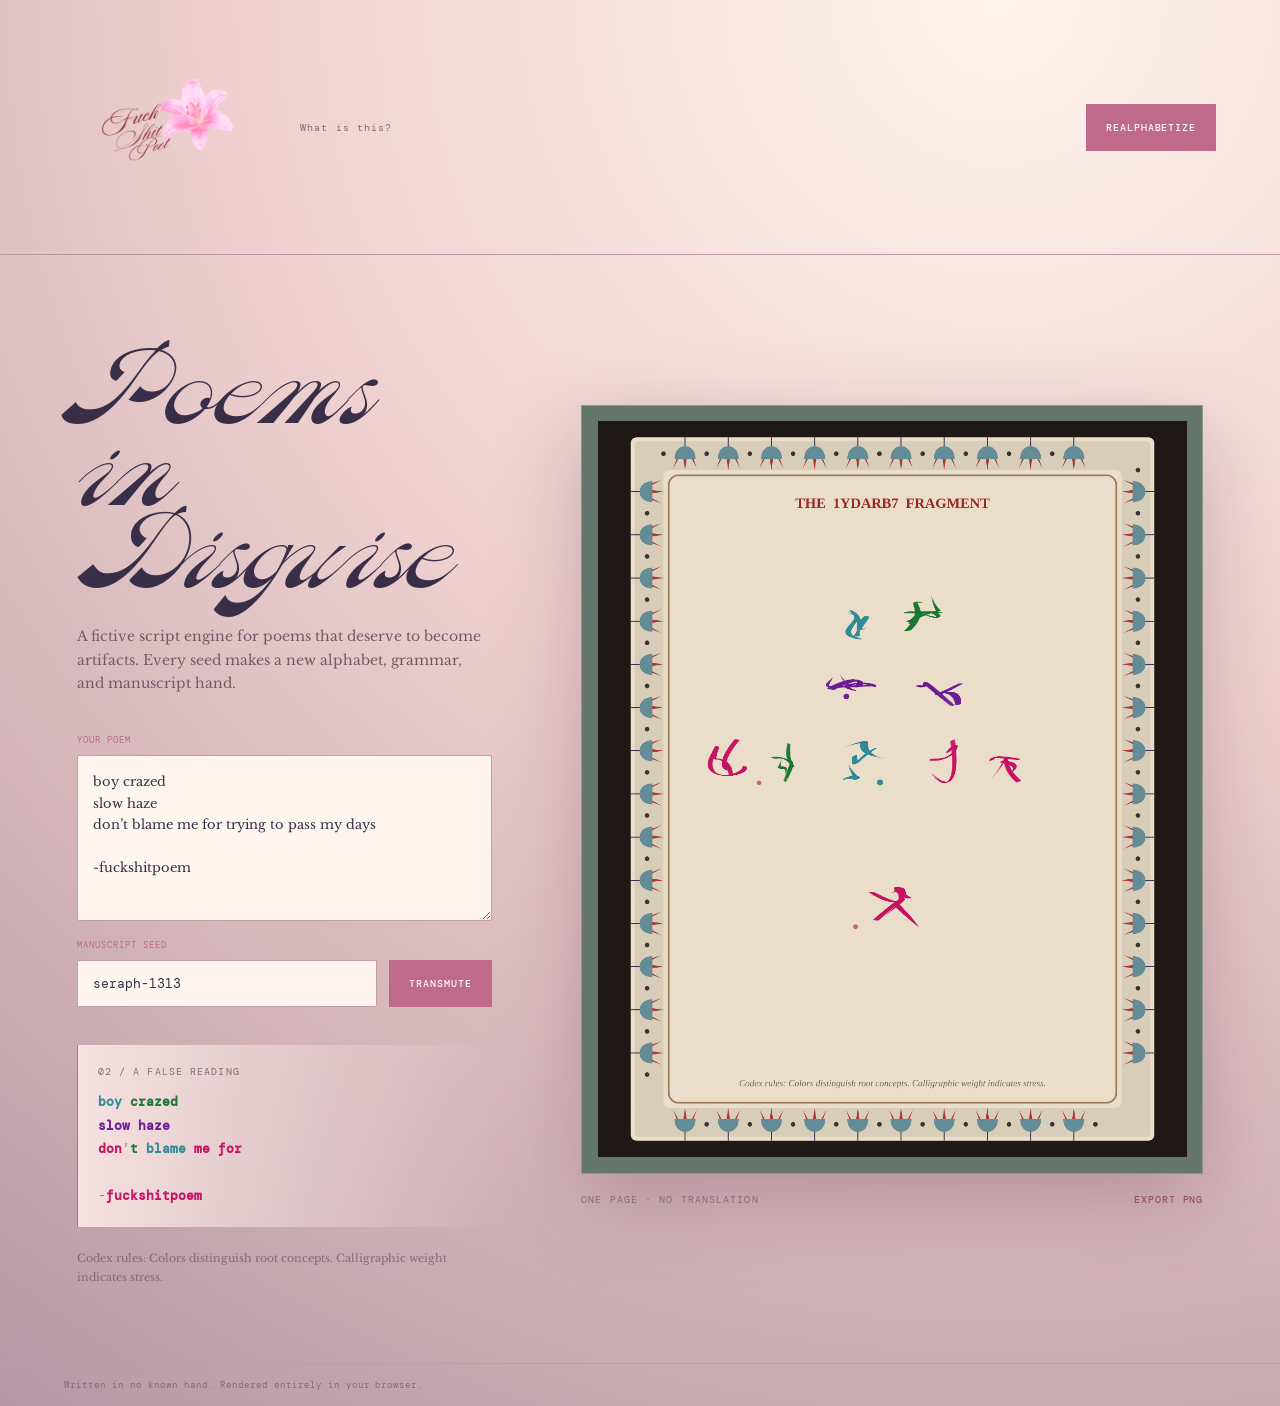
<file: web/index.html>
<!doctype html>
<html lang="en">
<head>
  <meta charset="utf-8">
  <meta name="viewport" content="width=device-width,initial-scale=1">
  <meta name="theme-color" content="#141b1b">
  <title>Asemic Codex Generator</title>
  <link rel="stylesheet" href="styles.css">
</head>
<body>
  <header>
    <a class="brand" href="index.html">
        <img src="assets/logo.png" alt="Logo" id="logo" style="max-height:220px; width:auto; padding: 5px 0;">
    </a>
    <p><a href="about.html" style="color:var(--quiet); text-decoration:none;">What is this?</a></p>
    <button id="new-seed">REALPHABETIZE</button>
  </header>
  <main>
    <section class="control-panel">
      <h1 id="title-text" data-text="Poems in&#10;Disguise" style="text-align:left;">Poems in<br>Disguise</h1>
      <p class="intro">A fictive script engine for poems that deserve to become artifacts. Every seed makes a new alphabet, grammar, and manuscript hand.</p>
      <label for="poem">YOUR POEM</label>
      <textarea id="poem" spellcheck="false">boy crazed
slow haze
don’t blame me for trying to pass my days

-fuckshitpoem</textarea>
      <div class="seed-row">
        <div><label for="seed">MANUSCRIPT SEED</label><input id="seed" value="seraph-1313" maxlength="28"></div>
        <button id="transmute">Transmute</button>
      </div>
      <div class="reading">
        <div class="eyebrow">02 / A FALSE READING</div>
        <p id="translation" aria-live="polite"></p>
      </div>
      <p class="grammar" id="grammar"></p>
    </section>
    <section class="artifact">
      <div class="paper-frame">
        <canvas id="codex" width="1200" height="1500" aria-label="Generated illuminated codex page"></canvas>
      </div>
      <div class="artifact-actions">
        <span>ONE PAGE · NO TRANSLATION</span>
        <button class="quiet" id="download">Export PNG</button>
      </div>
    </section>
  </main>
  <footer>Written in no known hand. Rendered entirely in your browser.</footer>
  <script src="app.js"></script>
</body>
</html>
</file>
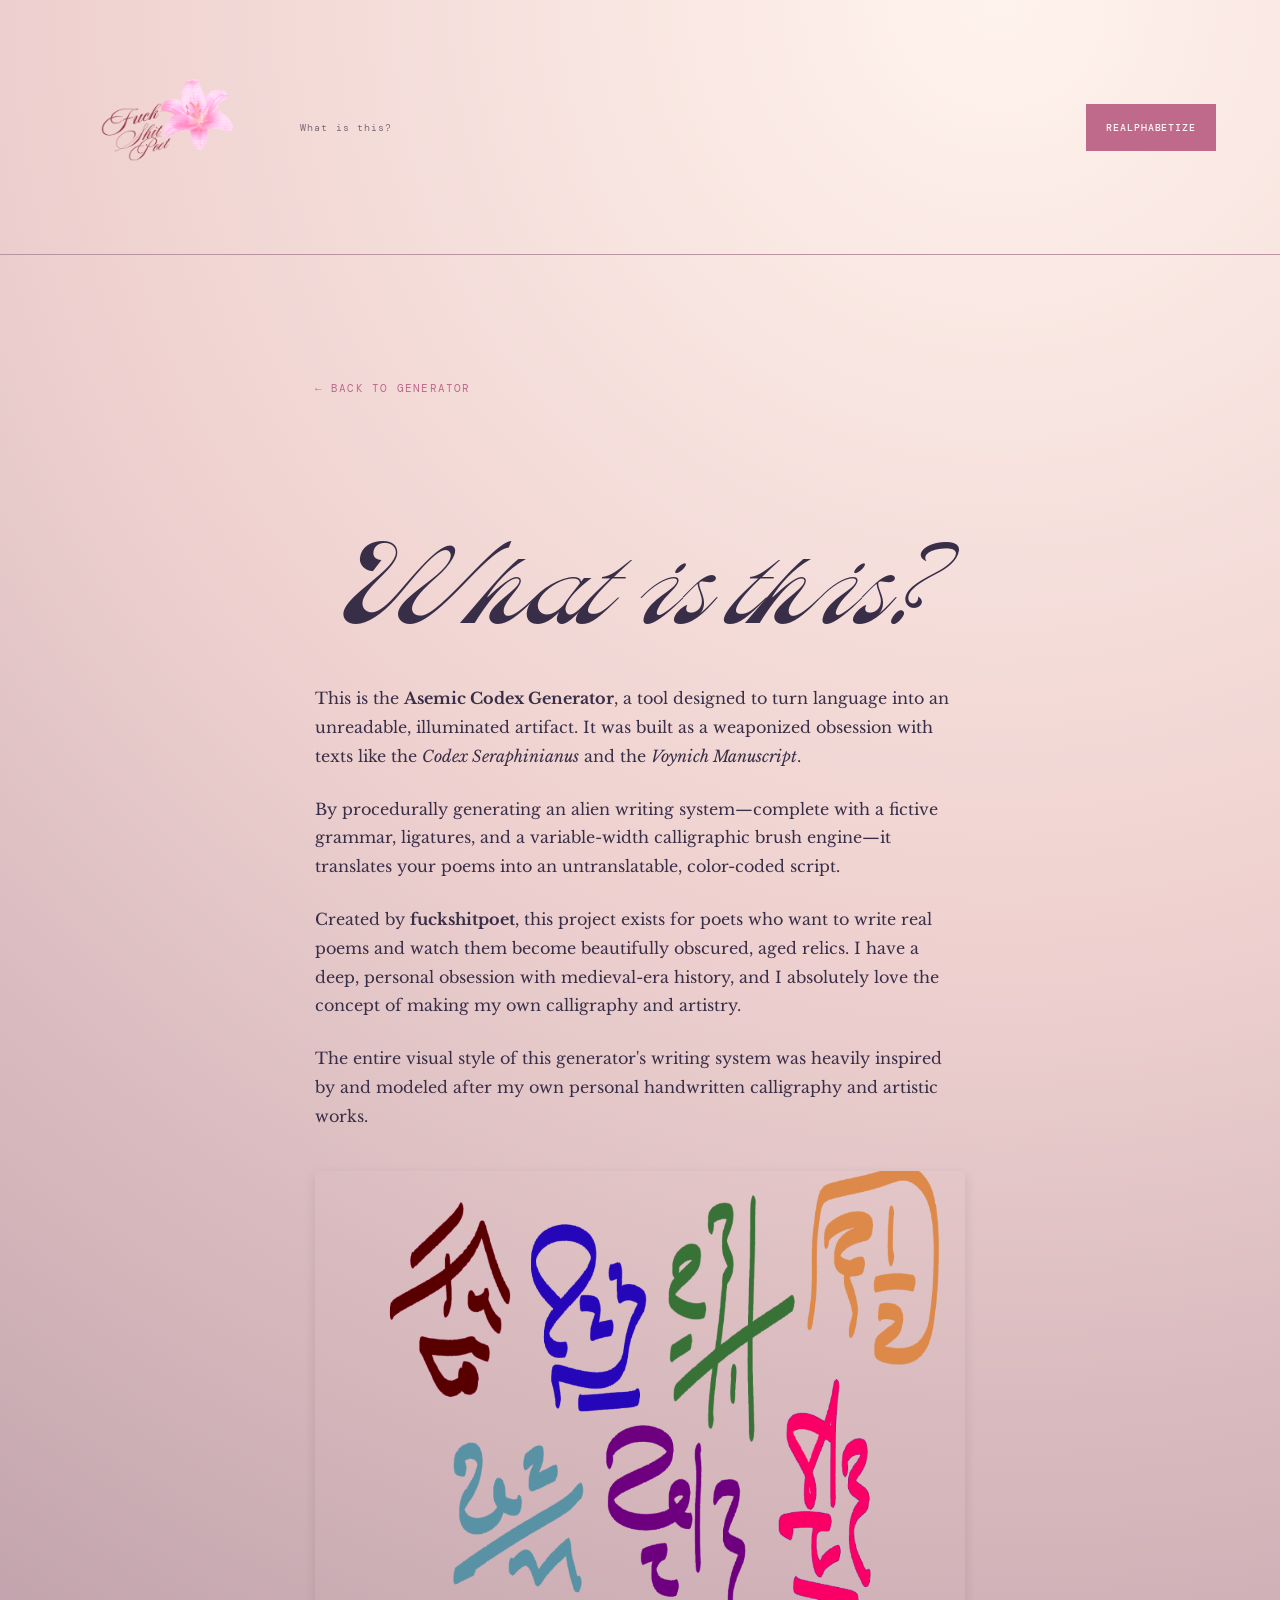
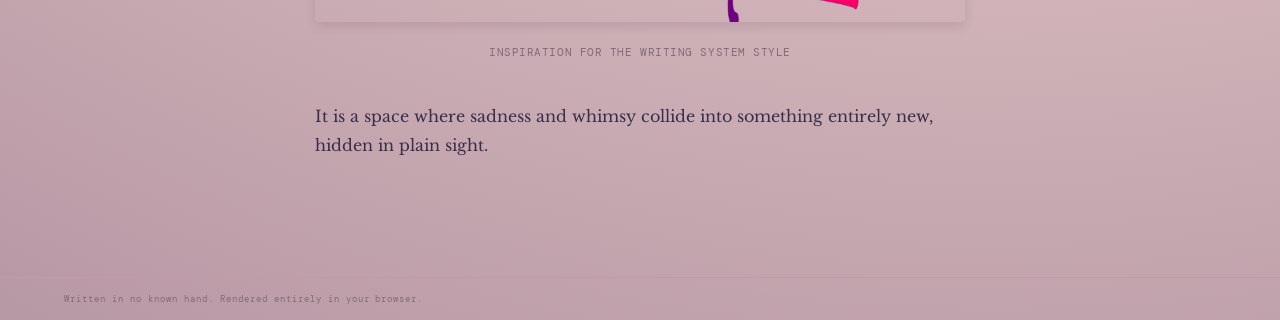
<file: web/about.html>
<!doctype html>
<html lang="en">
<head>
  <meta charset="utf-8">
  <meta name="viewport" content="width=device-width,initial-scale=1">
  <meta name="theme-color" content="#141b1b">
  <title>What is this? - Asemic Codex</title>
  <link rel="stylesheet" href="styles.css">
  <style>
    .about-content { max-width: 650px; margin: 40px auto; line-height: 1.8; color: var(--ink); font-size: 16px; }
    .about-content h2 { font-family: 'MolliesScript', serif; font-size: clamp(56px,7vw,92px); font-weight: normal; margin-bottom: 20px; text-align: center; color: var(--ink); }
    .about-content p { margin-bottom: 24px; }
    .back-link { display: inline-block; margin-bottom: 30px; font-family: "DM Mono", monospace; font-size: 11px; letter-spacing: .11em; text-transform: uppercase; color: var(--acid); text-decoration: none; transition: transform 0.2s; }
    .back-link:hover { transform: translateX(-5px); }
  </style>
</head>
<body>
  <header>
    <a class="brand" href="index.html">
        <img src="assets/logo.png" alt="Logo" id="logo" style="max-height:220px; width:auto; padding: 5px 0;">
    </a>
    <p><a href="about.html" style="color:var(--quiet); text-decoration:none;">What is this?</a></p>
    <button onclick="window.location.href='index.html'">REALPHABETIZE</button>
  </header>
  <main style="display:block; min-height: calc(100vh - 150px); padding: clamp(34px,6vw,94px) 24px;">
    <div class="about-content">
      <a href="index.html" class="back-link">← Back to Generator</a>
      <h2>What is this?</h2>
      <p>This is the <strong>Asemic Codex Generator</strong>, a tool designed to turn language into an unreadable, illuminated artifact. It was built as a weaponized obsession with texts like the <em>Codex Seraphinianus</em> and the <em>Voynich Manuscript</em>.</p>
      <p>By procedurally generating an alien writing system—complete with a fictive grammar, ligatures, and a variable-width calligraphic brush engine—it translates your poems into an untranslatable, color-coded script.</p>
      <p>Created by <strong>fuckshitpoet</strong>, this project exists for poets who want to write real poems and watch them become beautifully obscured, aged relics. I have a deep, personal obsession with medieval-era history, and I absolutely love the concept of making my own calligraphy and artistry.</p>
      <p>The entire visual style of this generator's writing system was heavily inspired by and modeled after my own personal handwritten calligraphy and artistic works.</p>
      
      <figure style="margin: 40px 0; text-align: center;">
        <img src="assets/inspiration.png" alt="Inspiration for the writing system style" style="max-width:100%; border-radius:4px; box-shadow:0 4px 12px rgba(0,0,0,0.1);">
        <figcaption style="font-family:'DM Mono', monospace; font-size:11px; color:var(--quiet); margin-top:12px; letter-spacing:0.05em; text-transform:uppercase;">Inspiration for the writing system style</figcaption>
      </figure>

      <p>It is a space where sadness and whimsy collide into something entirely new, hidden in plain sight.</p>
    </div>
  </main>
  <footer>Written in no known hand. Rendered entirely in your browser.</footer>
</body>
</html>
</file>
<file: web/styles.css>
@import url('https://fonts.googleapis.com/css2?family=Cinzel:wght@500;700&family=DM+Mono:wght@400;500&family=Libre+Baskerville:ital,wght@0,400;0,700;1,400&display=swap');
@font-face { font-family: 'MolliesScript'; src: url('assets/MolliesScript-Regular-Exfont9d72.otf') format('opentype'); }
:root { --ink:#392e48; --acid:#bf698b; --quiet:#806b78; --bg:#f1d9d5; --panel:#f8e9e5; }
* { box-sizing:border-box; }
body { margin:0; color:var(--ink); background:radial-gradient(circle at 78% 0,#fff3ed 0,#efd2d0 43%,#b697a4 100%); font-family:"Libre Baskerville", Georgia, serif; }
header { min-height:100px; display:flex; align-items:center; padding:15px clamp(22px,5vw,88px); border-bottom:1px solid #b994a3; gap:26px; }
.brand { text-decoration:none; color:var(--ink); font-family:"DM Mono",monospace; letter-spacing:.16em; font-size:14px; font-weight:500; }.brand span{color:var(--acid)}
header p, footer, .eyebrow, label, .artifact-actions { font-family:"DM Mono",monospace; font-size:10px; letter-spacing:.11em; color:var(--quiet); } header p{margin-right:auto} header p a { transition:color 0.2s; } header p a:hover { color:var(--acid) !important; text-decoration:underline !important; }
main { max-width:1440px; min-height:calc(100vh - 120px); margin:auto; padding:clamp(34px,6vw,94px); display:grid; grid-template-columns:minmax(310px,.8fr) minmax(400px,1.2fr); gap:clamp(36px,7vw,120px); align-items:center; }
h1 { font-family:'MolliesScript', serif; font-size:clamp(52px,6.5vw,82px); font-weight:normal; line-height:1; letter-spacing:0; margin:13px 0 20px; position:relative; display:inline-block; } h1::after { content:attr(data-text); white-space:pre; position:absolute; left:0; top:0; color:var(--ink); filter:blur(6px); pointer-events:none; opacity:0; transition:opacity 0.2s; -webkit-mask-image:radial-gradient(circle 60px at var(--x, 50%) var(--y, 50%), black 0%, transparent 100%); mask-image:radial-gradient(circle 60px at var(--x, 50%) var(--y, 50%), black 0%, transparent 100%); } h1:hover::after { opacity:1; } .intro{color:#6f5b68;line-height:1.7;font-size:14px;max-width:490px;margin-bottom:38px}
label { display:block; margin:0 0 9px; color:var(--acid); font-size:9px; }
textarea,input { width:100%; border:1px solid #c99ba8; background:#fff5ef; border-radius:2px; color:#392e48; font:13px/1.65 "Libre Baskerville",serif; padding:15px; outline:none; transition:border .2s; } textarea{height:166px;resize:vertical} textarea:focus,input:focus{border-color:var(--acid)}
.seed-row{display:grid;grid-template-columns:1fr auto;gap:12px;align-items:end;margin-top:14px}.seed-row input{font-family:"DM Mono",monospace;height:47px}
button { border:1px solid var(--acid); background:var(--acid); color:#fff8f3; cursor:pointer; height:47px; padding:0 19px; font:500 10px "DM Mono",monospace; letter-spacing:.09em; text-transform:uppercase; transition:transform .15s,background .15s; } button:hover{transform:translateY(-2px);background:#a94d75}.quiet { height:auto; padding:8px 0; border:0; background:none; color:#9c4b70 }.quiet:hover{background:none;color:#71304e}
.reading{margin-top:38px;padding:20px;border-left:1px solid #bf698b;background:linear-gradient(90deg,#f6e2e0,transparent)}.reading p{font-family:"DM Mono",monospace;font-size:13px;line-height:1.8;color:#51425c;margin:12px 0 0;min-height:40px;word-break:break-word}.grammar{font-size:11px;line-height:1.7;color:#806b78;margin:22px 0 0}
.artifact{min-width:0}.paper-frame{padding:clamp(9px,1.3vw,18px);background:#65766c;box-shadow:0 25px 80px #73445b55, inset 0 0 0 1px #88988c}.paper-frame canvas{width:100%;height:auto;display:block;background:#f5d6d0}.artifact-actions{display:flex;justify-content:space-between;align-items:center;padding:11px 0 0}.artifact-actions .quiet{font-size:10px}
footer{border-top:1px solid #c39ba7;padding:15px clamp(22px,5vw,88px);font-size:9px}@media(max-width:850px){header p{display:none}main{grid-template-columns:1fr;padding:42px 24px}.control-panel{max-width:600px}.artifact{order:-1}}
</file>
